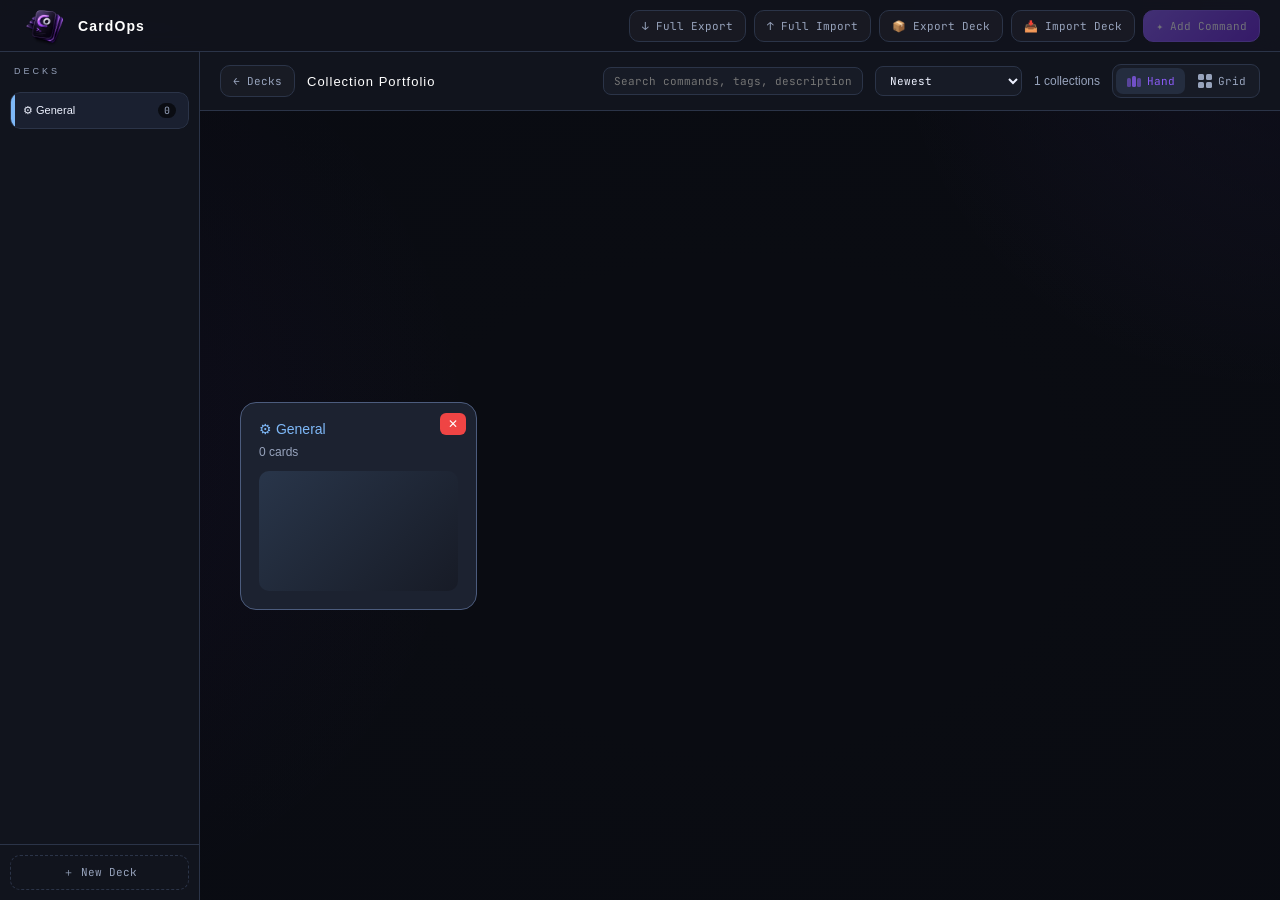
<file: index.html>
<!DOCTYPE html>
<html lang="en">
<head>
  <meta charset="utf-8" />
  <meta name="viewport" content="width=device-width, initial-scale=1" />
  <title>CardOps</title>
  <link rel="icon" type="image/png" href="./pictures/cardops_tr.png" />

  <link rel="preconnect" href="https://fonts.googleapis.com" />
  <link rel="preconnect" href="https://fonts.gstatic.com" crossorigin />
  <link href="https://fonts.googleapis.com/css2?family=Cinzel:wght@400;600;700&family=Crimson+Pro:ital,wght@0,400;0,600;1,400&family=JetBrains+Mono:wght@400;500&display=swap" rel="stylesheet" />

  <link rel="stylesheet" href="stylesv4.css" />
</head>
<body>

  <!-- ── TOPBAR ── -->
  <header class="topbar">
    <div class="brand">
      <img src="./pictures/cardops_tr.png" alt="MiniCommand" class="brand-icon" />
      CardOps
    </div>

    <nav class="topbar-actions">
      <button class="top-btn" onclick="exportDB()">↓ Full Export</button>
      <button class="top-btn" onclick="importDB()">↑ Full Import</button>
      <!--<button class="top-btn" onclick="openCustomizeModal()">🎨 Customize</button>-->
      <button class="top-btn" onclick="exportDeckCode()">📦 Export Deck</button>
      <button class="top-btn" onclick="importDeckCode()">📥 Import Deck</button>
      <button class="top-btn primary" id="add-cmd-btn" onclick="openCmdModal()" disabled>✦ Add Command</button>
    </nav>
  </header>

  <!-- ── LAYOUT ── -->
  <div class="layout">

    <!-- ── SIDEBAR ── -->
    <aside class="sidebar">
      <div class="sidebar-head">Decks</div>
      <div class="shelf" id="shelf"></div>
      <div class="sidebar-footer">
        <button class="new-deck-btn" onclick="openDeckModal()">＋ New Deck</button>
      </div>
    </aside>

    <!-- ── STAGE ── -->
    <main class="stage">
      <div class="stage-header">
        <button class="top-btn" onclick="renderPortfolio()">← Decks</button>
        <span class="stage-title" id="stage-title">Select a Deck</span>
        <input
          id="command-search"
          class="search-input"
          placeholder="Search commands, tags, descriptions…"
        />
        <select id="card-sort" class="sort-select">
          <option value="newest">Newest</option>
          <option value="oldest">Oldest</option>
          <option value="title">Title A-Z</option>
          <option value="mostused">Most Used</option>
          <option value="manual">Manual Order</option>
          <option value="elevation">Elevation Level</option>
        </select>
        <span class="stage-sub" id="stage-sub"></span>
        <div class="view-toggle" id="view-toggle">
          <button class="view-btn active" id="btn-hand" onclick="setView('hand')" title="Fan view">
            <svg width="16" height="16" viewBox="0 0 16 16" fill="none"><rect x="1" y="5" width="4" height="9" rx="1.5" fill="currentColor" opacity=".5"/><rect x="6" y="3" width="4" height="11" rx="1.5" fill="currentColor" opacity=".75"/><rect x="11" y="5" width="4" height="9" rx="1.5" fill="currentColor" opacity=".5"/></svg>
            Hand
          </button>
          <button class="view-btn" id="btn-grid" onclick="setView('grid')" title="Grid view">
            <svg width="16" height="16" viewBox="0 0 16 16" fill="none"><rect x="1" y="1" width="6" height="6" rx="1.5" fill="currentColor"/><rect x="9" y="1" width="6" height="6" rx="1.5" fill="currentColor"/><rect x="1" y="9" width="6" height="6" rx="1.5" fill="currentColor"/><rect x="9" y="9" width="6" height="6" rx="1.5" fill="currentColor"/></svg>
            Grid
          </button>
        </div>
      </div>

      <div class="hand-wrap" id="hand-wrap">
        <div class="empty">
          <div class="empty-sigil">⚔</div>
          <div class="empty-title">No Deck selected</div>
          <div class="empty-sub">Choose a Deck from the shelf</div>
        </div>
      </div>
    </main>

  </div>

  <!-- ── MODAL: New Command ── -->
  <div class="overlay" id="cmd-modal">
    <div class="modal">
      <div class="modal-title">✦ New Command</div>
      <div class="field">
        <label for="c-title">Title</label>
        <input id="c-title" placeholder="e.g. Deploy Production" />
      </div>
      <div class="field">
        <label for="c-cmd">Command</label>
        <textarea id="c-cmd" placeholder="Your command here…"></textarea>
      </div>
      <div class="field">
        <label for="c-description">Description</label>
        <textarea id="c-description" placeholder="Describe this command…"></textarea>
      </div>
      <div class="field">
        <label for="c-tags">Tags</label>
        <input id="c-tags" placeholder="docker, k8s, aws" />
      </div>
      <div class="field">
        <label>Type</label>
        <div class="type-grid">
          <span class="type-opt sel" data-t="Standard"      onclick="pickType(this)">Standard</span>
          <span class="type-opt"     data-t="Elevated"      onclick="pickType(this)">Elevated</span>
          <span class="type-opt"     data-t="Dangerous"     onclick="pickType(this)">Dangerous</span>
          <span class="type-opt"     data-t="Destructive"   onclick="pickType(this)">Destructive</span>
          <span class="type-opt"     data-t="Restricted"    onclick="pickType(this)">Restricted</span>
          <span class="type-opt"     data-t="Administrator" onclick="pickType(this)">Administrator</span>
        </div>
      </div>
      <div class="modal-actions">
        <button class="btn btn-ghost" onclick="closeCmdModal()">Cancel</button>
        <button class="btn btn-primary" onclick="saveCmd()">⚡ Add Spell</button>
      </div>
    </div>
  </div>

  <!-- ── MODAL: Edit Command ── -->
  <div class="overlay" id="edit-cmd-modal">
    <div class="modal">
      <div class="modal-title">✎ Edit Command</div>
      <div class="field">
        <label for="e-title">Title</label>
        <input id="e-title" />
      </div>
      <div class="field">
        <label for="e-cmd">Command</label>
        <textarea id="e-cmd"></textarea>
      </div>
      <div class="field">
        <label for="e-description">Description</label>
        <textarea id="e-description"></textarea>
      </div>
      <div class="field">
        <label for="e-tags">Tags</label>
        <input id="e-tags" />
      </div>
      <div class="field">
        <label>Type</label>
        <div class="type-grid">
          <span class="type-opt sel" data-t="Standard"      onclick="pickType(this)">Standard</span>
          <span class="type-opt"     data-t="Elevated"      onclick="pickType(this)">Elevated</span>
          <span class="type-opt"     data-t="Dangerous"     onclick="pickType(this)">Dangerous</span>
          <span class="type-opt"     data-t="Destructive"   onclick="pickType(this)">Destructive</span>
          <span class="type-opt"     data-t="Restricted"    onclick="pickType(this)">Restricted</span>
          <span class="type-opt"     data-t="Administrator" onclick="pickType(this)">Administrator</span>
        </div>
      </div>
      <div class="modal-actions">
        <button class="btn btn-ghost" onclick="closeEditModal()">Cancel</button>
        <button class="btn btn-primary" onclick="saveEditCmd()">Save</button>
      </div>
    </div>
  </div>

  <!-- ── MODAL: New Deck ── -->
  <div class="overlay" id="deck-modal">
    <div class="modal">
      <div class="modal-title">◈ New Deck</div>
      <div class="field">
        <label for="d-name">Name</label>
        <input id="d-name" placeholder="e.g. ⚙️ DevOps" />
      </div>
      <div class="field">
        <label>Color</label>
        <div class="color-grid" id="color-grid">
          <span class="color-swatch sel" data-c="#7eb8f7" style="--swatch:#7eb8f7"></span>
          <span class="color-swatch"     data-c="#6ee7b7" style="--swatch:#6ee7b7"></span>
          <span class="color-swatch"     data-c="#e8c76a" style="--swatch:#e8c76a"></span>
          <span class="color-swatch"     data-c="#c084fc" style="--swatch:#c084fc"></span>
          <span class="color-swatch"     data-c="#f87171" style="--swatch:#f87171"></span>
          <span class="color-swatch"     data-c="#fb923c" style="--swatch:#fb923c"></span>
          <span class="color-swatch"     data-c="#34d399" style="--swatch:#34d399"></span>
          <span class="color-swatch"     data-c="#f472b6" style="--swatch:#f472b6"></span>
        </div>
      </div>
      <div class="modal-actions">
        <button class="btn btn-ghost" onclick="closeDeckModal()">Cancel</button>
        <button class="btn btn-primary" onclick="saveDeck()">◈ Create</button>
      </div>
    </div>
  </div>

  <!-- ── MODAL: Customize ── -->
  <div class="overlay" id="customize-modal">
    <div class="modal">
      <div class="modal-title">🎨 Customize</div>
      <div class="field">
        <label for="cust-deck-name">Deck Name</label>
        <input id="cust-deck-name" />
      </div>
      <div class="field">
        <label for="cust-deck-color">Deck Color</label>
        <input id="cust-deck-color" type="color" value="#7eb8f7" />
      </div>
      <hr class="modal-divider" />
      <div class="field">
        <label for="cust-card-bg">Card Background</label>
        <input id="cust-card-bg" type="color" value="#1a2236" />
      </div>
      <div class="field">
        <label for="cust-card-accent">Card Accent</label>
        <input id="cust-card-accent" type="color" value="#7eb8f7" />
      </div>
      <div class="modal-actions">
        <button class="btn btn-ghost" onclick="closeCustomizeModal()">Cancel</button>
        <button class="btn btn-primary" onclick="saveCustomization()">Save</button>
      </div>
    </div>
  </div>

  <!-- ── TOASTS ── -->
  <div class="toast-shelf" id="toasts"></div>

  <script src="themes.js"></script>
  <script src="app.js"></script>
</body>
</html>
</file>
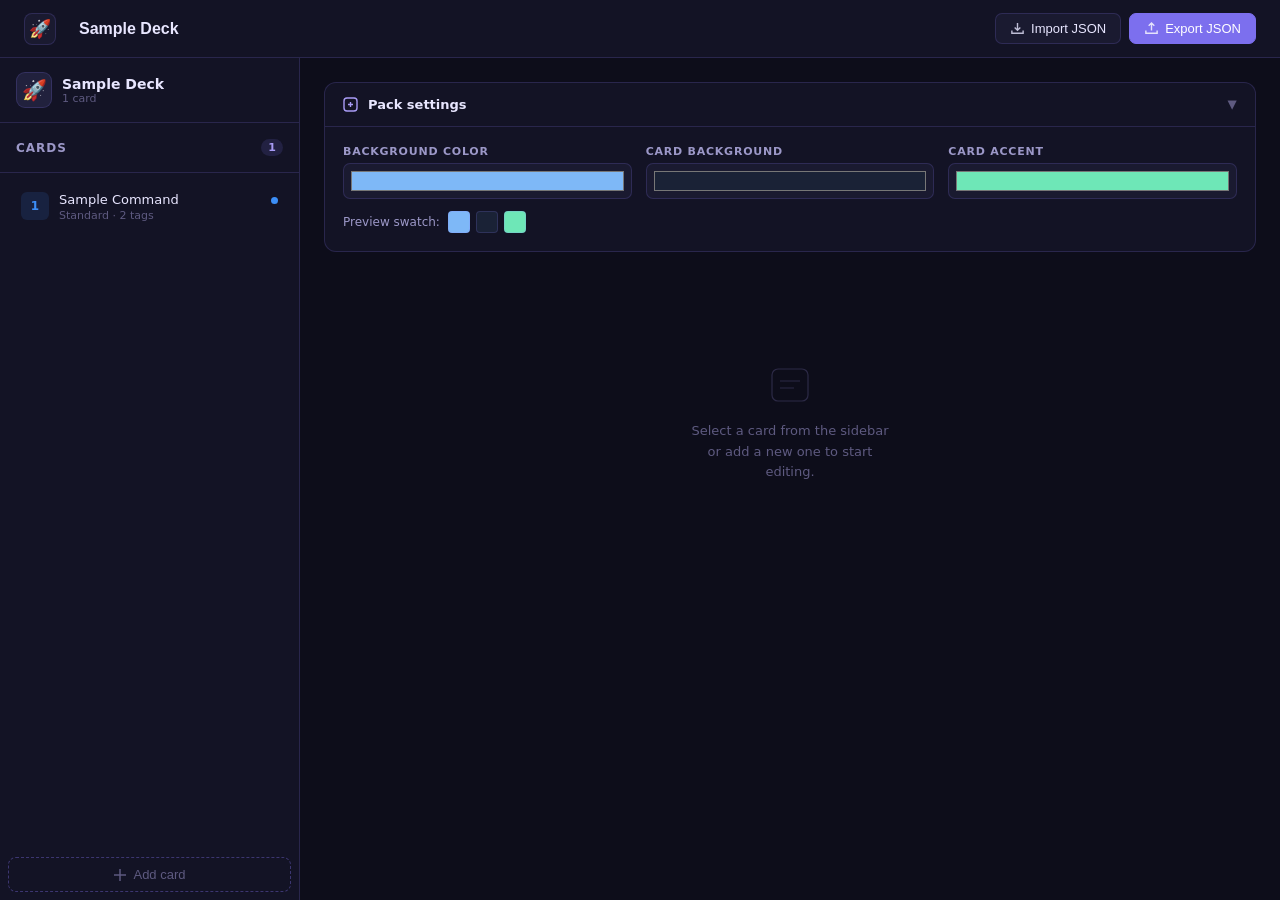
<file: booster-pack-creator.html>
<!DOCTYPE html>
<html lang="en">
<head>
<meta charset="UTF-8">
<meta name="viewport" content="width=device-width, initial-scale=1.0">
<title>CardOps Booster Pack Creator</title>
<style>
  :root {
    --bg: #0d0d1a;
    --surface: #131325;
    --surface2: #1a1a30;
    --surface3: #21213d;
    --border: rgba(139,120,255,0.18);
    --border2: rgba(139,120,255,0.35);
    --purple: #7c6fee;
    --purple-light: #a89bf5;
    --purple-dim: rgba(124,111,238,0.15);
    --text: #e8e6ff;
    --text2: #9c98c8;
    --text3: #5e5a80;
    --danger: #e24b4a;
    --danger-dim: rgba(226,75,74,0.12);
    --success: #1d9e75;
    --success-dim: rgba(29,158,117,0.12);
    --amber: #ef9f27;
    --amber-dim: rgba(239,159,39,0.12);
    --red: #e24b4a;
    --red-dim: rgba(226,75,74,0.1);
  }
  * { box-sizing: border-box; margin: 0; padding: 0; }
  body {
    background: var(--bg);
    color: var(--text);
    font-family: 'Segoe UI', system-ui, sans-serif;
    font-size: 14px;
    min-height: 100vh;
  }

  /* HEADER */
  .header {
    background: var(--surface);
    border-bottom: 1px solid var(--border);
    padding: 0 24px;
    display: flex;
    align-items: center;
    gap: 16px;
    height: 58px;
    position: sticky;
    top: 0;
    z-index: 100;
  }
  .header-icon {
    width: 32px;
    height: 32px;
    border-radius: 8px;
    display: flex;
    align-items: center;
    justify-content: center;
    font-size: 18px;
    cursor: pointer;
    background: var(--surface2);
    border: 1px solid var(--border);
    transition: border-color 0.15s;
    user-select: none;
    position: relative;
  }
  .header-icon:hover { border-color: var(--purple); }
  .header-title {
    font-size: 16px;
    font-weight: 600;
    color: var(--text);
    cursor: pointer;
    outline: none;
    border: 1px solid transparent;
    border-radius: 4px;
    padding: 2px 6px;
    background: transparent;
    transition: border-color 0.15s;
  }
  .header-title:hover, .header-title:focus { border-color: var(--border2); background: var(--surface2); }
  .header-actions { margin-left: auto; display: flex; gap: 8px; }
  .btn {
    display: inline-flex; align-items: center; gap: 6px;
    padding: 7px 14px; border-radius: 7px; font-size: 13px; font-weight: 500;
    cursor: pointer; border: 1px solid var(--border); background: var(--surface2);
    color: var(--text); transition: all 0.15s; white-space: nowrap;
  }
  .btn:hover { border-color: var(--border2); background: var(--surface3); }
  .btn-primary {
    background: var(--purple); border-color: var(--purple); color: #fff;
  }
  .btn-primary:hover { background: var(--purple-light); border-color: var(--purple-light); }
  .btn-danger { color: var(--danger); border-color: rgba(226,75,74,0.3); }
  .btn-danger:hover { background: var(--danger-dim); border-color: var(--danger); }
  .btn svg, .btn span.ico { width: 15px; height: 15px; opacity: 0.8; }

  /* LAYOUT */
  .layout { display: grid; grid-template-columns: 300px 1fr; height: calc(100vh - 58px); }

  /* SIDEBAR */
  .sidebar {
    background: var(--surface);
    border-right: 1px solid var(--border);
    display: flex; flex-direction: column;
    overflow: hidden;
  }
  .sidebar-header {
    padding: 16px;
    border-bottom: 1px solid var(--border);
    display: flex; align-items: center; gap: 8px;
  }
  .sidebar-header h2 { font-size: 12px; font-weight: 600; color: var(--text2); text-transform: uppercase; letter-spacing: 0.08em; flex: 1; }
  .badge-count {
    background: var(--purple-dim); color: var(--purple-light);
    font-size: 11px; font-weight: 600; padding: 2px 7px; border-radius: 10px;
  }
  .card-list { flex: 1; overflow-y: auto; padding: 8px; }
  .card-list::-webkit-scrollbar { width: 4px; }
  .card-list::-webkit-scrollbar-track { background: transparent; }
  .card-list::-webkit-scrollbar-thumb { background: var(--border2); border-radius: 2px; }

  .card-item {
    padding: 10px 12px; border-radius: 8px; cursor: pointer;
    border: 1px solid transparent; margin-bottom: 4px;
    transition: all 0.12s; display: flex; align-items: flex-start; gap: 10px;
  }
  .card-item:hover { background: var(--surface2); border-color: var(--border); }
  .card-item.active { background: var(--purple-dim); border-color: var(--border2); }
  .card-item-icon {
    width: 28px; height: 28px; border-radius: 6px; flex-shrink: 0;
    display: flex; align-items: center; justify-content: center;
    font-size: 12px; font-weight: 700; background: var(--surface3);
    color: var(--text2);
  }
  .card-item-info { flex: 1; min-width: 0; }
  .card-item-title { font-size: 13px; font-weight: 500; color: var(--text); white-space: nowrap; overflow: hidden; text-overflow: ellipsis; }
  .card-item-meta { font-size: 11px; color: var(--text3); margin-top: 2px; }

  .type-dot {
    width: 7px; height: 7px; border-radius: 50%; flex-shrink: 0; margin-top: 5px;
  }

  /* MAIN AREA */
  .main { overflow-y: auto; padding: 24px; background: var(--bg); }
  .main::-webkit-scrollbar { width: 4px; }
  .main::-webkit-scrollbar-track { background: transparent; }
  .main::-webkit-scrollbar-thumb { background: var(--border2); border-radius: 2px; }

  /* DECK SETTINGS */
  .section {
    background: var(--surface); border: 1px solid var(--border);
    border-radius: 12px; margin-bottom: 20px; overflow: hidden;
  }
  .section-head {
    padding: 14px 18px; display: flex; align-items: center; gap: 10px;
    border-bottom: 1px solid var(--border);
    cursor: pointer; user-select: none;
  }
  .section-head h3 { font-size: 13px; font-weight: 600; color: var(--text); flex: 1; }
  .section-head .chevron { color: var(--text3); transition: transform 0.15s; font-size: 12px; }
  .section-head.open .chevron { transform: rotate(90deg); }
  .section-body { padding: 18px; display: none; }
  .section-body.visible { display: block; }

  .form-grid { display: grid; grid-template-columns: 1fr 1fr; gap: 14px; }
  .form-grid.three { grid-template-columns: 1fr 1fr 1fr; }
  .form-full { grid-column: 1 / -1; }

  .field { display: flex; flex-direction: column; gap: 5px; }
  .field label { font-size: 11px; font-weight: 600; color: var(--text2); text-transform: uppercase; letter-spacing: 0.07em; }
  .field input, .field select, .field textarea {
    background: var(--surface2); border: 1px solid var(--border);
    color: var(--text); border-radius: 7px; padding: 8px 10px;
    font-size: 13px; font-family: inherit; outline: none;
    transition: border-color 0.15s; width: 100%;
  }
  .field input:focus, .field select:focus, .field textarea:focus {
    border-color: var(--purple);
  }
  .field textarea { resize: vertical; min-height: 70px; }
  .field select { cursor: pointer; }
  .field select option { background: var(--surface2); }
  .field input[type="color"] {
    padding: 3px 5px; height: 36px; cursor: pointer;
  }

  /* CARD EDITOR */
  .card-editor-header {
    display: flex; align-items: center; gap: 12px;
    margin-bottom: 20px;
  }
  .card-editor-header h2 { font-size: 16px; font-weight: 600; }
  .card-number { font-size: 12px; color: var(--text3); background: var(--surface2); padding: 3px 8px; border-radius: 5px; border: 1px solid var(--border); }

  /* TYPE BADGES */
  .type-badge {
    display: inline-flex; align-items: center; gap: 5px;
    padding: 3px 9px; border-radius: 5px; font-size: 11px; font-weight: 600;
  }

  /* TAGS */
  .tags-input-wrap { display: flex; gap: 6px; }
  .tags-input-wrap input { flex: 1; }
  .tags-display { display: flex; flex-wrap: wrap; gap: 5px; margin-top: 6px; min-height: 20px; }
  .tag-pill {
    background: var(--purple-dim); color: var(--purple-light);
    padding: 2px 8px; border-radius: 4px; font-size: 11px; font-weight: 500;
    display: inline-flex; align-items: center; gap: 4px;
    border: 1px solid rgba(124,111,238,0.25);
  }
  .tag-pill button {
    background: none; border: none; color: var(--text3); cursor: pointer;
    padding: 0; font-size: 13px; line-height: 1; display: flex; align-items: center;
  }
  .tag-pill button:hover { color: var(--danger); }

  /* EMPTY STATE */
  .empty-state {
    display: flex; flex-direction: column; align-items: center; justify-content: center;
    padding: 60px 20px; text-align: center; color: var(--text3);
  }
  .empty-state svg { margin-bottom: 16px; opacity: 0.3; }
  .empty-state h3 { font-size: 15px; font-weight: 500; color: var(--text2); margin-bottom: 6px; }
  .empty-state p { font-size: 13px; max-width: 240px; line-height: 1.6; }

  /* PREVIEW PANE */
  .preview-card {
    background: var(--surface2); border: 1px solid var(--border);
    border-radius: 10px; padding: 16px; margin-top: 16px;
  }
  .preview-card .preview-title { font-size: 13px; color: var(--text3); margin-bottom: 10px; font-weight: 500; text-transform: uppercase; letter-spacing: 0.06em; }
  .cmd-block {
    background: #0a0a14; border: 1px solid var(--border);
    border-radius: 7px; padding: 10px 14px;
    font-family: 'JetBrains Mono', 'Fira Code', monospace;
    font-size: 13px; color: #c3b8ff; word-break: break-all;
  }

  /* IMPORT OVERLAY */
  .overlay {
    position: fixed; inset: 0; background: rgba(0,0,0,0.7);
    display: flex; align-items: center; justify-content: center;
    z-index: 200; display: none;
  }
  .overlay.show { display: flex; }
  .modal {
    background: var(--surface); border: 1px solid var(--border2);
    border-radius: 14px; padding: 24px; width: 440px; max-width: 90vw;
  }
  .modal h3 { font-size: 15px; font-weight: 600; margin-bottom: 6px; }
  .modal p { font-size: 13px; color: var(--text2); margin-bottom: 14px; line-height: 1.5; }
  .modal textarea {
    width: 100%; background: var(--surface2); border: 1px solid var(--border);
    color: var(--text); border-radius: 8px; padding: 10px; font-size: 12px;
    font-family: monospace; resize: vertical; min-height: 140px; outline: none;
  }
  .modal textarea:focus { border-color: var(--purple); }
  .modal-footer { display: flex; justify-content: flex-end; gap: 8px; margin-top: 14px; }

  /* ICON PICKER */
  .emoji-grid {
    display: grid; grid-template-columns: repeat(8, 1fr); gap: 4px;
    max-height: 180px; overflow-y: auto; margin-bottom: 10px;
  }
  .emoji-opt {
    display: flex; align-items: center; justify-content: center;
    width: 34px; height: 34px; border-radius: 7px; cursor: pointer; font-size: 18px;
    border: 1px solid transparent; transition: all 0.1s; background: var(--surface2);
  }
  .emoji-opt:hover, .emoji-opt.selected { border-color: var(--purple); background: var(--purple-dim); }

  /* TOAST */
  .toast {
    position: fixed; bottom: 24px; right: 24px; z-index: 999;
    background: var(--surface); border: 1px solid var(--border2);
    border-radius: 9px; padding: 10px 16px; font-size: 13px;
    display: flex; align-items: center; gap: 8px;
    transform: translateY(60px); opacity: 0; transition: all 0.2s;
    pointer-events: none;
  }
  .toast.show { transform: translateY(0); opacity: 1; }
  .toast.success { border-color: rgba(29,158,117,0.5); }
  .toast .dot { width: 7px; height: 7px; border-radius: 50%; background: var(--success); }

  .divider { height: 1px; background: var(--border); margin: 16px 0; }

  /* ICON OVERLAY */
  .icon-overlay {
    position: absolute; top: 36px; left: 0; width: 240px;
    background: var(--surface); border: 1px solid var(--border2);
    border-radius: 10px; padding: 12px; z-index: 300; display: none;
  }
  .icon-overlay.show { display: block; }
  .icon-overlay-title { font-size: 11px; font-weight: 600; color: var(--text2); text-transform: uppercase; letter-spacing: 0.07em; margin-bottom: 8px; }
  .icon-input { width: 100%; margin-bottom: 8px; background: var(--surface2); border: 1px solid var(--border); color: var(--text); border-radius: 6px; padding: 6px 8px; font-size: 13px; outline: none; }
  .icon-input:focus { border-color: var(--purple); }

  /* Glow accent for active nav */
  .sidebar-deck-info {
    padding: 14px 16px; border-bottom: 1px solid var(--border);
    display: flex; align-items: center; gap: 10px;
  }
  .deck-icon-preview {
    width: 36px; height: 36px; border-radius: 9px;
    display: flex; align-items: center; justify-content: center;
    font-size: 20px; flex-shrink: 0;
    background: var(--surface3); border: 1px solid var(--border);
  }
  .deck-name-display { font-size: 14px; font-weight: 600; color: var(--text); flex: 1; min-width: 0; overflow: hidden; text-overflow: ellipsis; white-space: nowrap; }
  .deck-card-count { font-size: 11px; color: var(--text3); }

  .add-card-btn {
    margin: 8px; padding: 9px;
    border: 1px dashed var(--border2); border-radius: 8px;
    background: none; color: var(--text3); cursor: pointer;
    display: flex; align-items: center; justify-content: center; gap: 6px;
    font-size: 13px; font-weight: 500; transition: all 0.15s; width: calc(100% - 16px);
  }
  .add-card-btn:hover { border-color: var(--purple); color: var(--purple-light); background: var(--purple-dim); }

  .no-select { display: flex; align-items: center; justify-content: center; height: 100%; flex-direction: column; gap: 12px; color: var(--text3); }
  .no-select p { font-size: 13px; max-width: 200px; text-align: center; line-height: 1.6; }
</style>
</head>
<body>

<!-- HEADER -->
<header class="header">
  <div class="header-icon" id="iconBtn" title="Change icon">
    <span id="iconDisplay">🐳</span>
    <div class="icon-overlay" id="iconOverlay">
      <div class="icon-overlay-title">Pack icon</div>
      <input class="icon-input" id="customEmojiInput" placeholder="Paste any emoji…" maxlength="4">
      <div class="emoji-grid" id="emojiGrid"></div>
    </div>
  </div>
  <input class="header-title" id="packNameInput" value="Docker Essentials" spellcheck="false" maxlength="60">
  <div class="header-actions">
    <button class="btn" id="importBtn">
      <svg viewBox="0 0 16 16" fill="none" stroke="currentColor" stroke-width="1.5"><path d="M2 10v3h12v-3M8 2v8M5 7l3 3 3-3"/></svg>
      Import JSON
    </button>
    <button class="btn btn-primary" id="exportBtn">
      <svg viewBox="0 0 16 16" fill="none" stroke="currentColor" stroke-width="1.5"><path d="M2 10v3h12v-3M8 10V2M5 5l3-3 3 3"/></svg>
      Export JSON
    </button>
  </div>
</header>

<!-- LAYOUT -->
<div class="layout">
  <!-- SIDEBAR -->
  <aside class="sidebar">
    <div class="sidebar-deck-info">
      <div class="deck-icon-preview" id="sidebarIconPreview">🚀</div>
      <div>
        <div class="deck-name-display" id="sidebarNameDisplay">Sample Deck</div>
        <div class="deck-card-count" id="sidebarCardCount">1 card</div>
      </div>
    </div>
    <div class="sidebar-header">
      <h2>Cards</h2>
      <span class="badge-count" id="cardCount">8</span>
    </div>
    <div class="card-list" id="cardList"></div>
    <button class="add-card-btn" id="addCardBtn">
      <svg width="14" height="14" viewBox="0 0 14 14" fill="none" stroke="currentColor" stroke-width="1.5"><path d="M7 1v12M1 7h12"/></svg>
      Add card
    </button>
  </aside>

  <!-- MAIN -->
  <main class="main" id="mainArea">
    <!-- Deck Settings -->
    <div class="section" id="deckSection">
      <div class="section-head open" onclick="toggleSection(this)">
        <svg width="15" height="15" viewBox="0 0 15 15" fill="none" stroke="currentColor" stroke-width="1.4" style="color:var(--purple-light)"><rect x="1" y="1" width="13" height="13" rx="3"/><path d="M5 7.5h5M7.5 5v5"/></svg>
        <h3>Pack settings</h3>
        <span class="chevron">▶</span>
      </div>
      <div class="section-body visible" id="deckSettingsBody">
        <div class="form-grid three">
          <div class="field">
            <label>Background color</label>
            <input type="color" id="deckColor" value="#7eb8f7">
          </div>
          <div class="field">
            <label>Card background</label>
            <input type="color" id="deckCardBg" value="#1a2236">
          </div>
          <div class="field">
            <label>Card accent</label>
            <input type="color" id="deckCardAccent" value="#6ee7b7">
          </div>
        </div>
        <div style="margin-top:12px; display:flex; align-items:center; gap:8px; font-size:12px; color:var(--text2);">
          <span>Preview swatch:</span>
          <div id="colorSwatch" style="display:flex; gap:6px;">
            <div id="sw1" style="width:22px;height:22px;border-radius:4px;background:#7eb8f7;border:1px solid var(--border);"></div>
            <div id="sw2" style="width:22px;height:22px;border-radius:4px;background:#1a2236;border:1px solid var(--border);"></div>
            <div id="sw3" style="width:22px;height:22px;border-radius:4px;background:#6ee7b7;border:1px solid var(--border);"></div>
          </div>
        </div>
      </div>
    </div>

    <!-- Card editor placeholder -->
    <div id="cardEditorArea">
      <div class="no-select" style="height:300px;">
        <svg width="48" height="48" viewBox="0 0 48 48" fill="none" stroke="currentColor" stroke-width="1.2" style="opacity:0.2; color:var(--purple-light)"><rect x="6" y="8" width="36" height="32" rx="6"/><path d="M14 20h20M14 27h14"/></svg>
        <p>Select a card from the sidebar or add a new one to start editing.</p>
      </div>
    </div>
  </main>
</div>

<!-- IMPORT MODAL -->
<div class="overlay" id="importOverlay">
  <div class="modal">
    <h3>Import JSON</h3>
    <p>Paste an existing booster pack JSON to load it into the editor. This will replace the current pack.</p>
    <textarea id="importTextarea" placeholder='{ "version": 1, "deck": {...}, "cards": [...] }'></textarea>
    <div class="modal-footer">
      <button class="btn" id="importCancelBtn">Cancel</button>
      <button class="btn btn-primary" id="importConfirmBtn">Load pack</button>
    </div>
  </div>
</div>

<div class="toast" id="toast"><span class="dot"></span><span id="toastMsg">Exported!</span></div>

<script>
// ─── STATE ──────────────────────────────────────────────────────────────────
const EMOJIS = ['🐳','🚀','⚡','🔥','🛡️','🗂️','🧩','💎','🌿','🔧','🎯','📦','🌊','🔑','🧪','✨','🦋','🐉','🎮','🌙','🏆','🎲','📡','💻','🛸','🧠','🔮','🌀','⚙️','🪄'];

const TYPE_META = {
  Standard:    { color: '#3c8ef7', bg: 'rgba(60,142,247,0.13)', label: '●' },
  Elevated:    { color: '#9f7aea', bg: 'rgba(159,122,234,0.13)', label: '●' },
  Dangerous:   { color: '#ef9f27', bg: 'rgba(239,159,39,0.13)',  label: '●' },
  Destructive: { color: '#e24b4a', bg: 'rgba(226,75,74,0.13)',   label: '●' },
};

let state = {
  icon: '🚀',
  name: 'Sample Deck',
  color: '#7eb8f7',
  cardBg: '#1a2236',
  cardAccent: '#6ee7b7',
  cards: [],
  activeCard: null,
};

// ─── INIT ────────────────────────────────────────────────────────────────────
function init() {
  loadSampleData();
  buildEmojiGrid();
  bindEvents();
  render();
}

function loadSampleData() {
  state.cards = [
    { id: uid(), title: 'Sample Command', command: 'i am a hapycat', description: 'Display all currently happy cats.', type: 'Standard', tags: ['cats','hapy'] },
  ];
}

function uid() { return Math.random().toString(36).slice(2,9); }

// ─── RENDER ──────────────────────────────────────────────────────────────────
function render() {
  renderSidebar();
  renderEditor();
  updateHeader();
  updateSwatches();
}

function updateHeader() {
  document.getElementById('iconDisplay').textContent = state.icon;
  document.getElementById('packNameInput').value = state.name;
  document.getElementById('sidebarIconPreview').textContent = state.icon;
  document.getElementById('sidebarNameDisplay').textContent = state.name;
  document.getElementById('sidebarCardCount').textContent = state.cards.length + ' card' + (state.cards.length !== 1 ? 's' : '');
  document.getElementById('cardCount').textContent = state.cards.length;
  document.getElementById('deckColor').value = state.color;
  document.getElementById('deckCardBg').value = state.cardBg;
  document.getElementById('deckCardAccent').value = state.cardAccent;
}

function updateSwatches() {
  document.getElementById('sw1').style.background = state.color;
  document.getElementById('sw2').style.background = state.cardBg;
  document.getElementById('sw3').style.background = state.cardAccent;
}

function renderSidebar() {
  const list = document.getElementById('cardList');
  list.innerHTML = '';
  state.cards.forEach((card, i) => {
    const m = TYPE_META[card.type] || TYPE_META.Standard;
    const item = document.createElement('div');
    item.className = 'card-item' + (state.activeCard === card.id ? ' active' : '');
    item.dataset.id = card.id;
    item.innerHTML = `
      <div class="card-item-icon" style="background:${m.bg};color:${m.color};">${i+1}</div>
      <div class="card-item-info">
        <div class="card-item-title">${esc(card.title) || 'Untitled card'}</div>
        <div class="card-item-meta">${esc(card.type)} · ${card.tags.length} tag${card.tags.length!==1?'s':''}</div>
      </div>
      <div class="type-dot" style="background:${m.color};"></div>
    `;
    item.addEventListener('click', () => { state.activeCard = card.id; render(); });
    list.appendChild(item);
  });
}

function renderEditor() {
  const area = document.getElementById('cardEditorArea');
  if (!state.activeCard) {
    area.innerHTML = `<div class="no-select" style="height:300px;">
      <svg width="48" height="48" viewBox="0 0 48 48" fill="none" stroke="currentColor" stroke-width="1.2" style="opacity:0.2;color:var(--purple-light)"><rect x="6" y="8" width="36" height="32" rx="6"/><path d="M14 20h20M14 27h14"/></svg>
      <p>Select a card from the sidebar or add a new one to start editing.</p>
    </div>`;
    return;
  }
  const card = state.cards.find(c => c.id === state.activeCard);
  if (!card) return;
  const idx = state.cards.indexOf(card);
  const m = TYPE_META[card.type] || TYPE_META.Standard;

  area.innerHTML = `
    <div class="card-editor-header">
      <h2>Edit card</h2>
      <span class="card-number">Card ${idx+1} of ${state.cards.length}</span>
      <span class="type-badge" style="background:${m.bg};color:${m.color};margin-left:auto;">${card.type}</span>
      <button class="btn btn-danger" id="deleteCardBtn">
        <svg width="14" height="14" viewBox="0 0 14 14" fill="none" stroke="currentColor" stroke-width="1.4"><path d="M2 3h10M5 3V2h4v1M3 3l1 9h6l1-9"/></svg>
        Delete
      </button>
    </div>

    <div class="section">
      <div class="section-body visible">
        <div class="form-grid">
          <div class="field form-full">
            <label>Title</label>
            <input id="f-title" value="${esc(card.title)}" placeholder="Give this card a name…">
          </div>
          <div class="field form-full">
            <label>Command</label>
            <input id="f-command" value="${esc(card.command)}" placeholder="e.g. docker ps -a" style="font-family:'JetBrains Mono','Fira Code',monospace;font-size:13px;">
          </div>
          <div class="field form-full">
            <label>Description</label>
            <textarea id="f-description" placeholder="What does this command do?">${esc(card.description)}</textarea>
          </div>
          <div class="field">
            <label>Type / rarity</label>
            <select id="f-type">
              <option ${card.type==='Standard'?'selected':''}>Standard</option>
              <option ${card.type==='Elevated'?'selected':''}>Elevated</option>
              <option ${card.type==='Dangerous'?'selected':''}>Dangerous</option>
              <option ${card.type==='Destructive'?'selected':''}>Destructive</option>
            </select>
          </div>
          <div class="field">
            <label>Tags</label>
            <div class="tags-input-wrap">
              <input id="f-tag-input" placeholder="Add tag, press Enter…">
            </div>
            <div class="tags-display" id="tagsDisplay"></div>
          </div>
        </div>
      </div>
    </div>

    <div class="preview-card">
      <div class="preview-title">Command preview</div>
      <div class="cmd-block" id="cmdPreview">${esc(card.command) || '<span style="color:var(--text3)">No command yet…</span>'}</div>
    </div>

    <div style="display:flex;gap:8px;margin-top:16px;">
      <button class="btn" id="dupCardBtn">
        <svg width="14" height="14" viewBox="0 0 14 14" fill="none" stroke="currentColor" stroke-width="1.4"><rect x="3" y="3" width="8" height="8" rx="2"/><path d="M1 9V2a1 1 0 011-1h7"/></svg>
        Duplicate
      </button>
      <button class="btn" id="moveUpBtn" ${idx===0?'disabled':''}>↑ Move up</button>
      <button class="btn" id="moveDownBtn" ${idx===state.cards.length-1?'disabled':''}>↓ Move down</button>
    </div>
  `;

  renderTags(card);
  bindCardFields(card);
}

function renderTags(card) {
  const display = document.getElementById('tagsDisplay');
  if (!display) return;
  display.innerHTML = '';
  (card.tags || []).forEach(tag => {
    const pill = document.createElement('span');
    pill.className = 'tag-pill';
    pill.innerHTML = `${esc(tag)}<button onclick="removeTag('${card.id}','${esc(tag)}')" title="Remove">×</button>`;
    display.appendChild(pill);
  });
}

function removeTag(cardId, tag) {
  const card = state.cards.find(c => c.id === cardId);
  if (card) { card.tags = card.tags.filter(t => t !== tag); renderTags(card); }
}

function bindCardFields(card) {
  const bind = (id, key, transform) => {
    const el = document.getElementById(id);
    if (!el) return;
    el.addEventListener('input', () => {
      card[key] = transform ? transform(el.value) : el.value;
      if (key === 'command') {
        const p = document.getElementById('cmdPreview');
        if (p) p.innerHTML = esc(card.command) || '<span style="color:var(--text3)">No command yet…</span>';
      }
      if (key === 'type') {
        const m = TYPE_META[card.type] || TYPE_META.Standard;
        const badge = document.querySelector('.type-badge');
        if (badge) { badge.textContent = card.type; badge.style.background = m.bg; badge.style.color = m.color; }
      }
      renderSidebar();
      updateHeader();
    });
  };
  bind('f-title', 'title');
  bind('f-command', 'command');
  bind('f-description', 'description');
  bind('f-type', 'type');

  const tagInput = document.getElementById('f-tag-input');
  if (tagInput) {
    tagInput.addEventListener('keydown', e => {
      if (e.key === 'Enter' || e.key === ',') {
        e.preventDefault();
        const val = tagInput.value.trim().replace(/,+$/, '');
        if (val && !card.tags.includes(val)) { card.tags.push(val); renderTags(card); }
        tagInput.value = '';
      }
    });
  }

  document.getElementById('deleteCardBtn')?.addEventListener('click', () => {
    if (state.cards.length === 1) { showToast('You need at least one card.'); return; }
    state.cards = state.cards.filter(c => c.id !== card.id);
    state.activeCard = state.cards[0]?.id || null;
    render();
  });

  document.getElementById('dupCardBtn')?.addEventListener('click', () => {
    const clone = { ...card, id: uid(), title: card.title + ' (copy)', tags: [...card.tags] };
    const idx = state.cards.indexOf(card);
    state.cards.splice(idx + 1, 0, clone);
    state.activeCard = clone.id;
    render();
  });

  document.getElementById('moveUpBtn')?.addEventListener('click', () => {
    const i = state.cards.indexOf(card);
    if (i > 0) { [state.cards[i-1], state.cards[i]] = [state.cards[i], state.cards[i-1]]; render(); }
  });

  document.getElementById('moveDownBtn')?.addEventListener('click', () => {
    const i = state.cards.indexOf(card);
    if (i < state.cards.length-1) { [state.cards[i], state.cards[i+1]] = [state.cards[i+1], state.cards[i]]; render(); }
  });
}

// ─── EVENTS ──────────────────────────────────────────────────────────────────
function bindEvents() {
  // Pack name
  document.getElementById('packNameInput').addEventListener('input', e => {
    state.name = e.target.value;
    document.getElementById('sidebarNameDisplay').textContent = state.name;
  });

  // Colors
  ['deckColor','deckCardBg','deckCardAccent'].forEach((id, i) => {
    document.getElementById(id).addEventListener('input', e => {
      if (i===0) state.color = e.target.value;
      if (i===1) state.cardBg = e.target.value;
      if (i===2) state.cardAccent = e.target.value;
      updateSwatches();
    });
  });

  // Add card
  document.getElementById('addCardBtn').addEventListener('click', () => {
    const card = { id: uid(), title: '', command: '', description: '', type: 'Standard', tags: [] };
    state.cards.push(card);
    state.activeCard = card.id;
    render();
    setTimeout(() => document.getElementById('f-title')?.focus(), 50);
  });

  // Export
  document.getElementById('exportBtn').addEventListener('click', exportJSON);

  // Import
  document.getElementById('importBtn').addEventListener('click', () => {
    document.getElementById('importOverlay').classList.add('show');
    document.getElementById('importTextarea').value = '';
    setTimeout(() => document.getElementById('importTextarea').focus(), 50);
  });
  document.getElementById('importCancelBtn').addEventListener('click', () => {
    document.getElementById('importOverlay').classList.remove('show');
  });
  document.getElementById('importConfirmBtn').addEventListener('click', doImport);
  document.getElementById('importOverlay').addEventListener('click', e => {
    if (e.target === document.getElementById('importOverlay')) document.getElementById('importOverlay').classList.remove('show');
  });

  // Icon picker
  const iconBtn = document.getElementById('iconBtn');
  const iconOverlay = document.getElementById('iconOverlay');
  iconBtn.addEventListener('click', e => {
    e.stopPropagation();
    iconOverlay.classList.toggle('show');
  });
  document.addEventListener('click', () => iconOverlay.classList.remove('show'));
  iconOverlay.addEventListener('click', e => e.stopPropagation());

  document.getElementById('customEmojiInput').addEventListener('input', e => {
    const val = e.target.value.trim();
    if (val) {
      state.icon = val;
      document.getElementById('iconDisplay').textContent = val;
      document.getElementById('sidebarIconPreview').textContent = val;
    }
  });
}

function buildEmojiGrid() {
  const grid = document.getElementById('emojiGrid');
  EMOJIS.forEach(em => {
    const btn = document.createElement('div');
    btn.className = 'emoji-opt' + (em === state.icon ? ' selected' : '');
    btn.textContent = em;
    btn.addEventListener('click', () => {
      state.icon = em;
      document.getElementById('iconDisplay').textContent = em;
      document.getElementById('sidebarIconPreview').textContent = em;
      document.getElementById('customEmojiInput').value = '';
      document.querySelectorAll('.emoji-opt').forEach(b => b.classList.remove('selected'));
      btn.classList.add('selected');
      document.getElementById('iconOverlay').classList.remove('show');
    });
    grid.appendChild(btn);
  });
}

function toggleSection(head) {
  head.classList.toggle('open');
  const body = head.nextElementSibling;
  body.classList.toggle('visible');
}

// ─── IMPORT / EXPORT ─────────────────────────────────────────────────────────
function exportJSON() {
  const name = (state.icon + ' ' + state.name).trim();
  const out = {
    version: 1,
    exportedAt: new Date().toISOString(),
    deck: { name, color: state.color, cardBg: state.cardBg, cardAccent: state.cardAccent },
    cards: state.cards.map(c => ({
      title: c.title,
      command: c.command,
      description: c.description,
      type: c.type,
      tags: c.tags,
    })),
  };
  const blob = new Blob([JSON.stringify(out, null, 2)], { type: 'application/json' });
  const a = document.createElement('a');
  a.href = URL.createObjectURL(blob);
  a.download = name.replace(/[^\w\s-]/g,'').trim().replace(/\s+/g,'-').toLowerCase() + '.json';
  a.click();
  showToast('Pack exported!');
}

function doImport() {
  const raw = document.getElementById('importTextarea').value.trim();
  let data;
  try { data = JSON.parse(raw); } catch(e) { showToast('Invalid JSON — check formatting.'); return; }
  if (!data.deck || !Array.isArray(data.cards)) { showToast('Missing deck or cards fields.'); return; }

  // Parse icon from deck name
  const match = data.deck.name?.match(/^(\p{Emoji_Presentation}|\p{Emoji}\uFE0F)/u);
  state.icon = match ? match[0] : '📦';
  state.name = match ? data.deck.name.replace(match[0], '').trim() : (data.deck.name || 'Untitled');
  state.color = data.deck.color || '#7eb8f7';
  state.cardBg = data.deck.cardBg || '#1a2236';
  state.cardAccent = data.deck.cardAccent || '#6ee7b7';
  state.cards = data.cards.map(c => ({
    id: uid(), title: c.title||'', command: c.command||'', description: c.description||'',
    type: c.type||'Standard', tags: Array.isArray(c.tags) ? c.tags : [],
  }));
  state.activeCard = state.cards[0]?.id || null;

  document.getElementById('importOverlay').classList.remove('show');
  document.getElementById('customEmojiInput').value = '';
  // refresh emoji grid selection
  document.querySelectorAll('.emoji-opt').forEach(b => {
    b.classList.toggle('selected', b.textContent === state.icon);
  });
  render();
  showToast('Pack loaded — ' + state.cards.length + ' cards');
}

// ─── UTILS ───────────────────────────────────────────────────────────────────
function esc(s) {
  if (!s) return '';
  return String(s).replace(/&/g,'&amp;').replace(/</g,'&lt;').replace(/>/g,'&gt;').replace(/"/g,'&quot;');
}

let toastTimer;
function showToast(msg) {
  const t = document.getElementById('toast');
  document.getElementById('toastMsg').textContent = msg;
  t.classList.add('show');
  clearTimeout(toastTimer);
  toastTimer = setTimeout(() => t.classList.remove('show'), 2500);
}

init();
</script>
</body>
</html>
</file>
<file: stylesv4.css>
/* ══════════════════════════════════════════════
   MINICOMMAND — STYLES
   Theme tokens → Base → Components → Theme overrides
   ══════════════════════════════════════════════ */

/* ── TOKENS ── */
:root {
  /* Backgrounds */
  --bg:       #0a0c12;
  --bg2:      #11141d;
  --surface:  #171b26;
  --surface2: #1c2230;
  --surface3: #242d3f;

  /* Borders */
  --border:  #2b3448;
  --border2: #4c5c7d;

  /* Text */
  --text:  #eef2ff;
  --muted: #97a3bc;

  /* Accent / brand */
  --accent: #8b5cf6;
  --gold:   #8b5cf6;
  --gold2:  #6d28d9;

  /* Semantic */
  --red:    #ef4444;
  --green:  #22c55e;
  --purple: #8b5cf6;

  /* Rarity colours */
  --c-standard:     #94a3b8;
  --c-elevated:     #22c55e;
  --c-dangerous:    #f97316;
  --c-destructive:  #ef4444;
  --c-restricted:   #8b5cf6;
  --c-administrator:#f59e0b;

  /* Radii */
  --radius:    14px;
  --radius-lg: 20px;

  /* Fonts */
  --font-display: 'Inter', sans-serif;
  --font-body:    'Inter', sans-serif;
  --font-mono:    'JetBrains Mono', monospace;
}

/* ── RESET ── */
*, *::before, *::after { box-sizing: border-box; margin: 0; padding: 0; }
html, body { height: 100%; overflow: hidden; }

/* ── BASE ── */
body {
  font-family: var(--font-body);
  font-size: 15px;
  color: var(--text);
  background:
    radial-gradient(circle at top right,  rgba(139,92,246,.10), transparent 25%),
    radial-gradient(circle at left center, rgba(109,40,217,.08), transparent 35%),
    var(--bg);
  display: flex;
  flex-direction: column;
}

/* ════════════════════════════════
   TOPBAR
   ════════════════════════════════ */
.topbar {
  height: 52px;
  flex-shrink: 0;
  display: flex;
  align-items: center;
  gap: 14px;
  padding: 0 20px;
  background: rgba(17,20,29,.95);
  backdrop-filter: blur(10px);
  border-bottom: 1px solid var(--border);
  z-index: 20;
}

.brand {
  display: flex;
  align-items: center;
  gap: 8px;
  font-family: var(--font-display);
  font-size: 14px;
  font-weight: 700;
  letter-spacing: .08em;
  color: #ffffff;
  white-space: nowrap;
}

.brand-icon {
  width: 50px;
  height: 50px;
  object-fit: contain;
  flex-shrink: 0;
}

/* Topbar spacer pushes actions to the right */
.topbar-spacer { flex: 1; }

/* Topbar action buttons */
.topbar-actions {
  display: flex;
  align-items: center;
  gap: 8px;
  margin-left: auto;
}

.top-btn {
  height: 32px;
  padding: 0 12px;
  display: flex;
  align-items: center;
  gap: 6px;
  background: rgba(255,255,255,.03);
  border: 1px solid var(--border);
  border-radius: 10px;
  color: var(--muted);
  font-family: var(--font-mono);
  font-size: 11px;
  cursor: pointer;
  white-space: nowrap;
  transition: border-color .15s, color .15s, box-shadow .15s;
}

.top-btn:hover {
  border-color: var(--accent);
  color: var(--accent);
}

.top-btn.primary,
.top-btn[disabled] {
  background: linear-gradient(135deg, #8b5cf6, #6d28d9);
  border-color: #8b5cf6;
  color: white;
}

.top-btn[disabled] {
  opacity: 0.4;
  pointer-events: none;
}

.top-btn.primary:hover {
  box-shadow: 0 0 24px rgba(139,92,246,.30);
}

/* ════════════════════════════════
   LAYOUT
   ════════════════════════════════ */
.layout {
  display: flex;
  flex: 1;
  overflow: hidden;
}

/* ════════════════════════════════
   SIDEBAR
   ════════════════════════════════ */
.sidebar {
  width: 200px;
  flex-shrink: 0;
  display: flex;
  flex-direction: column;
  background: #11141d;
  border-right: 1px solid var(--border);
  overflow: hidden;
}

.sidebar-head {
  padding: 14px 14px 8px;
  font-family: var(--font-display);
  font-size: 9px;
  letter-spacing: 3px;
  color: var(--muted);
  text-transform: uppercase;
  flex-shrink: 0;
}

.shelf {
  flex: 1;
  overflow-y: auto;
  padding: 8px 10px;
  display: flex;
  flex-direction: column;
  gap: 6px;
}

.shelf::-webkit-scrollbar { width: 4px; }
.shelf::-webkit-scrollbar-thumb { background: var(--border); border-radius: 99px; }

/* Deck items */
.deck-item {
  position: relative;
  cursor: pointer;
  border-radius: 10px;
  overflow: hidden;
  flex-shrink: 0;
  transition: .2s;
}

.deck-item:hover  .deck-spine { transform: translateX(3px); }
.deck-item.active .deck-spine { transform: translateX(5px); }

.deck-spine {
  display: flex;
  align-items: center;
  gap: 10px;
  padding: 10px 12px;
  background: #1a2030;
  border: 1px solid var(--border);
  border-radius: 10px;
  position: relative;
  overflow: hidden;
  transition: .2s;
}

/* Left colour stripe */
.deck-spine::before {
  content: '';
  position: absolute;
  left: 0; top: 0; bottom: 0;
  width: 4px;
  border-radius: 10px 0 0 10px;
  background: var(--deck-color, var(--accent));
}

.deck-item.active .deck-spine {
  background: rgba(139,92,246,.12);
  border-color: rgba(139,92,246,.45);
}

/* Glow ring when active */
.deck-item::after {
  content: '';
  position: absolute;
  inset: 0;
  border-radius: 10px;
  border: 1px solid rgba(139,92,246,.6);
  opacity: 0;
  pointer-events: none;
  transition: opacity .2s;
}

.deck-item.active::after { opacity: 0.4; }

.deck-icon  { font-size: 16px; flex-shrink: 0; z-index: 1; }

.deck-label {
  flex: 1;
  font-family: var(--font-display);
  font-size: 11px;
  color: var(--text);
  overflow: hidden;
  text-overflow: ellipsis;
  white-space: nowrap;
  z-index: 1;
}

.deck-count {
  font-family: var(--font-mono);
  font-size: 10px;
  color: var(--muted);
  background: var(--bg);
  padding: 1px 6px;
  border-radius: 99px;
  flex-shrink: 0;
  z-index: 1;
}

/* Stacked shadow illusion */
.deck-shadow {
  position: absolute;
  left: 4px; right: 0; bottom: -3px;
  height: 10px;
  background: var(--surface);
  border: 1px solid var(--border);
  border-top: none;
  border-radius: 0 0 10px 10px;
  z-index: -1;
}

.deck-shadow2 {
  position: absolute;
  left: 8px; right: 0; bottom: -6px;
  height: 10px;
  background: var(--bg2);
  border: 1px solid var(--border);
  border-top: none;
  border-radius: 0 0 10px 10px;
  z-index: -2;
}

.sidebar-footer {
  padding: 10px;
  border-top: 1px solid var(--border);
  flex-shrink: 0;
}

.new-deck-btn {
  width: 100%;
  padding: 9px;
  display: flex;
  align-items: center;
  justify-content: center;
  gap: 6px;
  background: none;
  border: 1px dashed var(--border);
  border-radius: 10px;
  color: var(--muted);
  font-family: var(--font-mono);
  font-size: 11px;
  cursor: pointer;
  transition: .15s;
}

.new-deck-btn:hover { border-color: var(--accent); color: var(--accent); }

/* ════════════════════════════════
   STAGE
   ════════════════════════════════ */
.stage {
  flex: 1;
  display: flex;
  flex-direction: column;
  overflow: hidden;
  position: relative;
}

.stage-header {
  display: flex;
  align-items: center;
  gap: 12px;
  padding: 12px 20px;
  background: #11141d;
  border-bottom: 1px solid var(--border);
  flex-shrink: 0;
}

.stage-title {
  font-family: var(--font-display);
  font-size: 13px;
  color: #ffffff;
  letter-spacing: 1px;
  flex: 1;
}

.stage-sub { font-size: 12px; color: var(--muted); }

/* Search & sort controls */
.search-input,
.sort-select {
  background: var(--surface);
  border: 1px solid var(--border);
  border-radius: 8px;
  color: var(--text);
  font-family: var(--font-mono);
  font-size: 11px;
  padding: 6px 10px;
  outline: none;
  transition: border-color .15s, box-shadow .15s;
}

.search-input { min-width: 260px; }

.search-input:focus,
.sort-select:focus {
  border-color: var(--accent);
  box-shadow: 0 0 0 3px rgba(139,92,246,.12);
}

.sort-select option { background: var(--surface); }

/* View toggle */
.view-toggle {
  display: flex;
  background: var(--surface);
  border: 1px solid var(--border);
  border-radius: 9px;
  padding: 3px;
  gap: 2px;
  flex-shrink: 0;
}

.view-btn {
  display: flex;
  align-items: center;
  gap: 5px;
  padding: 5px 10px;
  border: none;
  border-radius: 7px;
  background: none;
  color: var(--muted);
  font-family: var(--font-mono);
  font-size: 11px;
  cursor: pointer;
  transition: background .15s, color .15s;
}

.view-btn:hover { color: var(--text); }

.view-btn.active {
  background: var(--surface3);
  color: var(--accent);
}

/* Grid mode — hand-wrap overrides */
.hand-wrap.grid-mode {
  align-items: flex-start;
  justify-content: flex-start;
  overflow-y: auto;
  padding: 24px;
}

.cmd-grid {
  display: grid;
  grid-template-columns: repeat(auto-fill, minmax(200px, 1fr));
  gap: 16px;
  width: 100%;
}

.cmd-grid .cmd-card {
  position: relative !important;
  transform: none !important;
  z-index: auto !important;
  width: 100%;
  height: auto;
  min-height: 260px;
  transition: box-shadow .2s, transform .15s;
}

.cmd-grid .cmd-card:hover {
  transform: translateY(-3px) !important;
  box-shadow: 0 12px 32px rgba(0,0,0,.45), 0 0 20px var(--rarity-color, var(--accent))22 !important;
}



/* ════════════════════════════════
   HAND WRAP
   ════════════════════════════════ */
.hand-wrap {
  flex: 1;
  display: flex;
  align-items: center;
  justify-content: center;
  overflow: hidden;
  position: relative;
  padding: 40px 20px;
}

/* Vignette */
.hand-wrap::before {
  content: '';
  position: absolute;
  inset: 0;
  background: radial-gradient(ellipse at center, transparent 40%, rgba(9,11,18,0.6) 100%);
  pointer-events: none;
  z-index: 0;
}

.hand {
  position: relative;
  display: flex;
  align-items: center;
  justify-content: center;
  z-index: 1;
}

/* ════════════════════════════════
   COMMAND CARD
   ════════════════════════════════ */
.cmd-card {
  position: absolute;
  width: 200px;
  height: 280px;
  padding: 16px;
  display: flex;
  flex-direction: column;
  gap: 10px;
  background: linear-gradient(180deg, rgba(36,45,63,.96), rgba(23,27,38,.98));
  border: 1px solid rgba(139,92,246,.18);
  border-radius: 18px;
  cursor: pointer;
  user-select: none;
  overflow: hidden;
  transform-origin: bottom center;
  box-shadow: 0 8px 20px rgba(0,0,0,.28), inset 0 1px 0 rgba(255,255,255,.04);
  transition: transform .25s cubic-bezier(.34,1.3,.64,1), box-shadow .25s;
}

/* Top shimmer */
.cmd-card::before {
  content: '';
  position: absolute;
  top: 0; left: 0; right: 0;
  height: 2px;
  background: linear-gradient(90deg, transparent, var(--rarity-color, var(--accent)), transparent);
  opacity: .8;
}

/* Corner rarity jewel */
.cmd-card::after {
  content: '';
  position: absolute;
  top: 10px; right: 10px;
  width: 8px; height: 8px;
  border-radius: 50%;
  background: var(--rarity-color, var(--accent));
  box-shadow: 0 0 8px var(--rarity-color, var(--accent));
}

.cmd-card:hover {
  z-index: 100 !important;
}

/* Card inner elements */
.card-type-badge {
  display: inline-block;
  padding: 2px 8px;
  border-radius: 99px;
  font-family: var(--font-mono);
  font-size: 9px;
  letter-spacing: 1px;
  color: var(--rarity-color, var(--accent));
  background: rgba(139,92,246,.10);
  border: 1px solid currentColor;
  opacity: .8;
  align-self: flex-start;
}

.card-title {
  font-family: var(--font-display);
  font-size: 13px;
  font-weight: 600;
  color: #f4f7ff;
  line-height: 1.3;
}

.card-command {
  flex: 1;
  padding: 8px 10px;
  background: #0f141d;
  border: 1px solid #222c3d;
  border-radius: 8px;
  font-family: var(--font-mono);
  font-size: 10px;
  color: #c4b5fd;
  overflow: hidden;
  word-break: break-all;
}

.card-desc {
  font-size: 10px;
  color: var(--gold, #e8c76a);
}

.card-tags {
  font-size: 10px;
  color: var(--muted);
}

.card-footer {
  display: flex;
  align-items: center;
  justify-content: space-between;
  gap: 6px;
}

.card-uses {
  font-family: var(--font-mono);
  font-size: 10px;
  color: var(--muted);
}

.cast-hint {
  font-size: 10px;
  color: #a78bfa;
  text-align: center;
  opacity: .7;
}

.card-footer-actions {
  display: flex;
  gap: 6px;
}

/* Drag states */
.cmd-card.dragging    { opacity: .45; transform: scale(1.05) !important; }
.cmd-card.drop-target { outline: 2px solid var(--gold); }

/* Search results grid */
.search-hand {
  display: flex;
  flex-wrap: wrap;
  gap: 16px;
  justify-content: center;
  padding: 20px;
}

.search-hand .cmd-card {
  position: relative;
  transform: none !important;
  margin: 0;
}

/* ════════════════════════════════
   EMPTY STATE
   ════════════════════════════════ */
.empty {
  display: flex;
  flex-direction: column;
  align-items: center;
  gap: 10px;
  color: var(--muted);
  text-align: center;
  z-index: 1;
}

.empty-sigil { font-size: 52px; opacity: .2; }
.empty-title { font-family: var(--font-display); font-size: 14px; letter-spacing: 1px; }
.empty-sub   { font-size: 13px; opacity: .6; }

/* ════════════════════════════════
   PORTFOLIO GRID
   ════════════════════════════════ */
.portfolio-grid {
  display: grid;
  grid-template-columns: repeat(auto-fill, minmax(220px, 1fr));
  gap: 18px;
  width: 100%;
  padding: 20px;
}

.portfolio-card {
  position: relative;
  cursor: pointer;
  background: var(--surface2);
  border: 1px solid var(--border2);
  border-radius: 16px;
  padding: 18px;
  transition: border-color .2s, box-shadow .2s;
}

.portfolio-card:hover {
  border-color: var(--accent);
  box-shadow: 0 0 20px rgba(139,92,246,.15);
}

.portfolio-card-name {
  font-family: var(--font-display);
  font-size: 14px;
  color: var(--deck-color, var(--accent));
}

.portfolio-card-count {
  margin-top: 8px;
  font-size: 12px;
  color: var(--muted);
}

.portfolio-card-preview {
  margin-top: 12px;
  height: 120px;
  border-radius: 10px;
  background: linear-gradient(135deg, var(--deck-color-alpha, rgba(139,92,246,.13)), var(--surface));
}

.portfolio-card-delete {
  position: absolute;
  top: 10px; right: 10px;
  background: var(--red);
  border: none;
  border-radius: 6px;
  padding: 4px 8px;
  color: white;
  cursor: pointer;
  font-size: 12px;
  transition: opacity .15s;
}

.portfolio-card-delete:hover { opacity: .8; }

/* ════════════════════════════════
   MODALS
   ════════════════════════════════ */
.overlay {
  display: none;
  position: fixed;
  inset: 0;
  background: rgba(0,0,0,.65);
  backdrop-filter: blur(6px);
  z-index: 200;
  align-items: center;
  justify-content: center;
}

.overlay.open { display: flex; }

.modal {
  width: min(460px, 95vw);
  background: #171b26;
  border: 1px solid rgba(139,92,246,.20);
  border-radius: var(--radius-lg);
  padding: 22px;
  box-shadow: 0 24px 80px rgba(0,0,0,.6);
}

.modal-title {
  font-family: var(--font-display);
  font-size: 13px;
  color: #ffffff;
  letter-spacing: 2px;
  margin-bottom: 18px;
}

.modal-divider {
  margin: 12px 0;
  border: none;
  border-top: 1px solid var(--border);
}

/* Form fields */
.field { margin-bottom: 12px; }

.field label {
  display: block;
  font-family: var(--font-mono);
  font-size: 10px;
  color: var(--muted);
  letter-spacing: 1px;
  text-transform: uppercase;
  margin-bottom: 5px;
}

.field input,
.field textarea,
.field select {
  width: 100%;
  padding: 9px 12px;
  background: #10151f;
  border: 1px solid var(--border);
  border-radius: 10px;
  color: var(--text);
  font-family: var(--font-mono);
  font-size: 12px;
  outline: none;
  transition: border-color .15s, box-shadow .15s;
}

.field input:focus,
.field textarea:focus,
.field select:focus {
  border-color: var(--accent);
  box-shadow: 0 0 0 3px rgba(139,92,246,.12);
}

.field select option { background: var(--surface); }
.field textarea { height: 110px; resize: vertical; }

/* Type selector */
.type-grid { display: flex; flex-wrap: wrap; gap: 6px; }

.type-opt {
  padding: 5px 10px;
  border-radius: 99px;
  font-family: var(--font-mono);
  font-size: 10px;
  cursor: pointer;
  border: 1px solid rgba(122,145,184,.3);
  opacity: .55;
  transition: .15s;
  color: var(--c-standard);
}

.type-opt.sel            { opacity: 1; transform: scale(1.05); background: rgba(255,255,255,.05); }
.type-opt[data-t="Standard"]     { color: var(--c-standard); }
.type-opt[data-t="Elevated"]     { color: var(--c-elevated); }
.type-opt[data-t="Dangerous"]    { color: var(--c-dangerous); }
.type-opt[data-t="Destructive"]  { color: var(--c-destructive); }
.type-opt[data-t="Restricted"]   { color: var(--c-restricted); }
.type-opt[data-t="Administrator"]{ color: var(--c-administrator); }

/* Color swatches */
.color-grid { display: flex; gap: 8px; flex-wrap: wrap; }

.color-swatch {
  width: 24px; height: 24px;
  border-radius: 50%;
  cursor: pointer;
  background: var(--swatch);
  border: 2px solid transparent;
  transition: .15s;
}

.color-swatch.sel { border-color: white; transform: scale(1.2); }

/* Modal action row */
.modal-actions {
  display: flex;
  gap: 8px;
  justify-content: flex-end;
  margin-top: 16px;
}

.btn {
  padding: 9px 16px;
  border-radius: 10px;
  border: 1px solid var(--border);
  cursor: pointer;
  font-family: var(--font-mono);
  font-size: 11px;
  transition: .15s;
}

.btn-primary {
  background: linear-gradient(135deg, #8b5cf6, #6d28d9);
  border-color: #8b5cf6;
  color: white;
}

.btn-primary:hover { box-shadow: 0 0 16px rgba(139,92,246,.3); transform: translateY(-1px); }
.btn-ghost         { background: none; color: var(--muted); }
.btn-ghost:hover   { color: var(--text); border-color: var(--muted); }

/* Card action buttons (reuse .btn but smaller) */
.btn-sm { padding: 4px 8px; font-size: 10px; }
.btn-danger { background: #7f1d1d; color: white; border-color: #991b1b; }

/* ════════════════════════════════
   TOAST
   ════════════════════════════════ */
.toast-shelf {
  position: fixed;
  bottom: 20px; right: 20px;
  display: flex;
  flex-direction: column-reverse;
  gap: 8px;
  z-index: 999;
  pointer-events: none;
}

.toast {
  display: flex;
  align-items: center;
  gap: 8px;
  padding: 10px 14px;
  max-width: 260px;
  background: #1c2230;
  border: 1px solid rgba(139,92,246,.20);
  border-radius: 12px;
  font-size: 13px;
  color: var(--text);
  box-shadow: 0 4px 20px rgba(0,0,0,.5);
  animation: tIn .25s cubic-bezier(.34,1.56,.64,1) forwards;
}

.toast.out { animation: tOut .2s ease-in forwards; }

@keyframes tIn  { from { opacity: 0; transform: translateX(20px); } to { opacity: 1; transform: translateX(0); } }
@keyframes tOut { from { opacity: 1; transform: translateX(0);    } to { opacity: 0; transform: translateX(20px); } }

/* ════════════════════════════════
   SCROLLBAR
   ════════════════════════════════ */
::-webkit-scrollbar       { width: 4px; }
::-webkit-scrollbar-thumb { background: #3a4660; border-radius: 99px; }
::-webkit-scrollbar-thumb:hover { background: #51617f; }

/* ═══════════════════════════════════
   BOOSTER PACK OPENING
   ═══════════════════════════════════ */

.pack-overlay{
  position:fixed;
  inset:0;
  background:rgba(0,0,0,.92);
  backdrop-filter:blur(12px);
  z-index:99999;

  display:flex;
  align-items:center;
  justify-content:center;
  flex-direction:column;

  animation:fadeIn .35s ease;
}

.pack-wrapper{
  perspective:1600px;
}

.booster-pack{
  width:260px;
  height:380px;
  border-radius:22px;

  border:2px solid rgba(255,255,255,.15);

  position:relative;
  overflow:hidden;

  cursor:pointer;
  transition:.35s;

  background-size: 140%;
  background-position: center;
  background-repeat: no-repeat;

  box-shadow:
    0 30px 80px rgba(0,0,0,.7),
    0 0 50px var(--pack-glow, #7eb8f7);
}

.booster-pack:hover{
  transform:scale(1.05);
}

.booster-pack::before{
  content:'';
  position:absolute;
  inset:0;

  background:
    linear-gradient(
      135deg,
      transparent,
      rgba(255,255,255,.1),
      transparent
    );

  animation:shine 3s linear infinite;
}

.booster-title{
  position:absolute;
  top:180px;
  width:100%;
  text-align:center;

  font-size:21px;
  font-weight:700;
}

.booster-sub{
  position:absolute;
  bottom:120px;
  width:100%;
  text-align:center;

  opacity:.7;
}

.pack-open{
  animation:
    shakePack .6s ease,
    explodePack .8s ease forwards;
}

@keyframes shakePack{
  0%{transform:rotate(0deg)}
  20%{transform:rotate(-5deg)}
  40%{transform:rotate(5deg)}
  60%{transform:rotate(-5deg)}
  80%{transform:rotate(5deg)}
  100%{transform:rotate(0deg)}
}

@keyframes explodePack{
  to{
    opacity:0;
    transform:
      scale(1.6)
      rotate(15deg);
  }
}

@keyframes shine{
  from{transform:translateX(-150%)}
  to{transform:translateX(250%)}
}

.pack-card-stage{
  display:flex;
  flex-direction:column;
  align-items:center;
  justify-content:center;
  gap:40px;
  height:100%;
}

.pack-card {
  position: relative;
  z-index: 1;
}

@keyframes cardReveal{
  from{
    opacity:0;
    transform:
      rotateY(90deg)
      scale(.5);
  }

  to{
    opacity:1;
    transform:
      rotateY(0deg)
      scale(1);
  }
}

.pack-summary{
  text-align:center;
}

.pack-summary h2{
  margin-bottom:12px;
}

.pack-summary ul{
  list-style:none;
  padding:0;
}

.pack-summary li{
  margin:6px 0;
}

@keyframes fadeIn{
  from{opacity:0}
  to{opacity:1}
}

#reveal-card{
  margin-bottom:20px;
}

.pack-next{
  display:block;
  margin:20px auto 0 auto;
}
</file>
